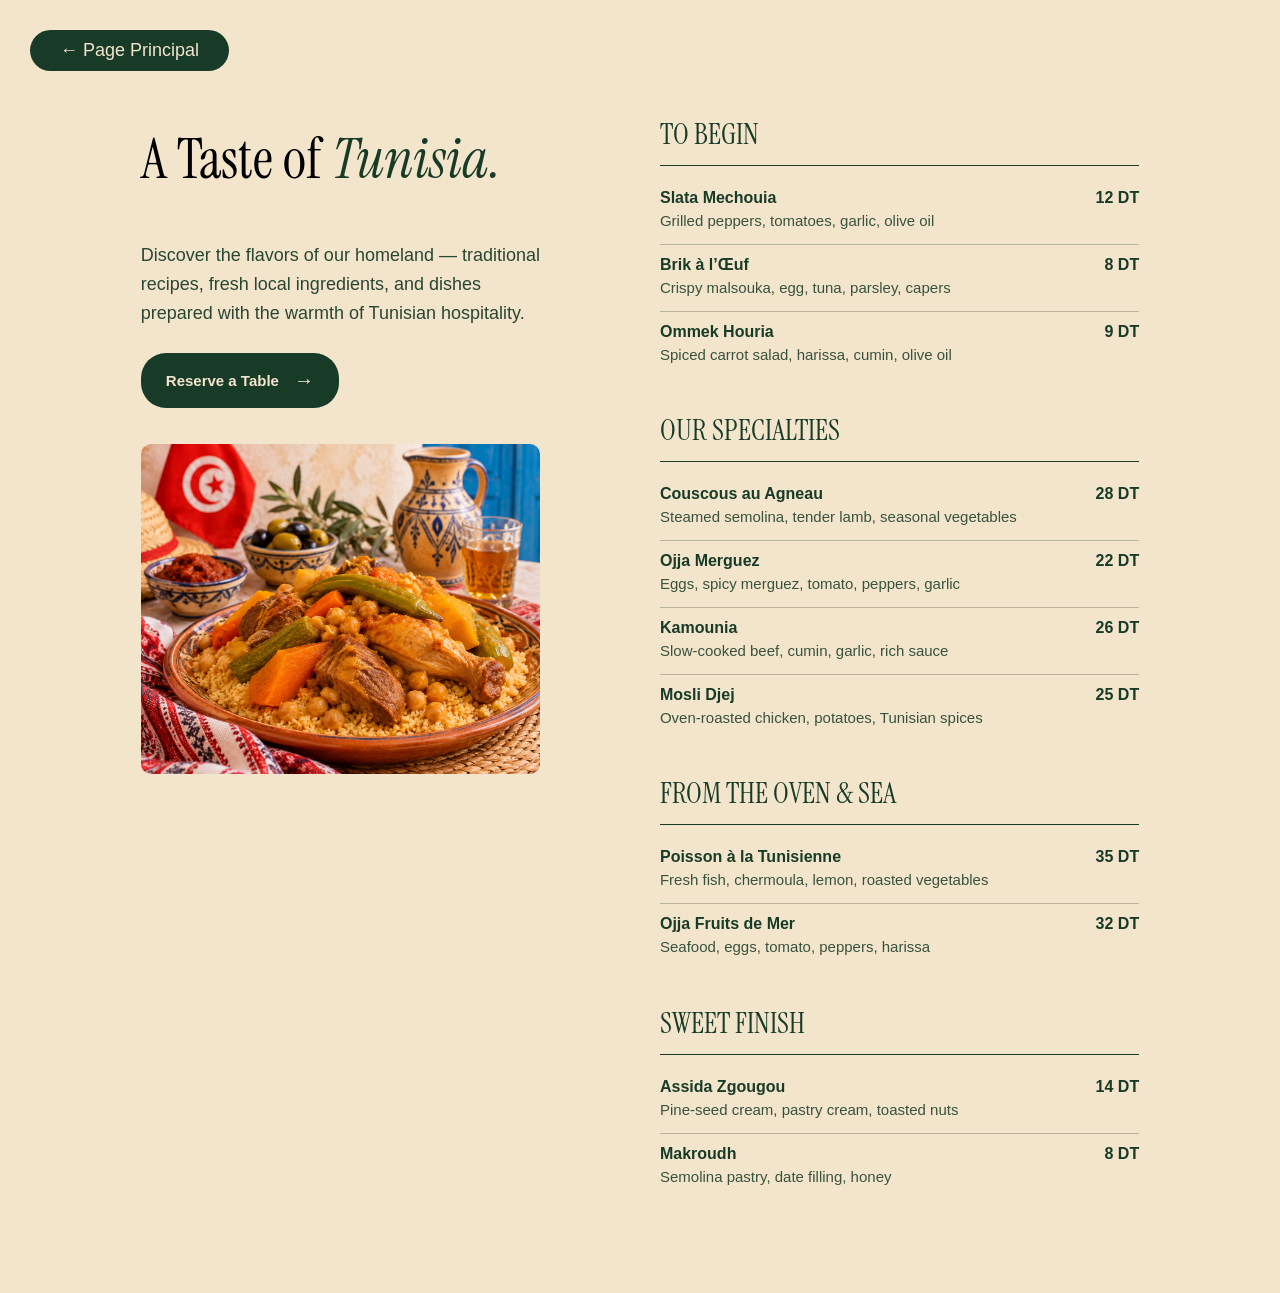
<file: menu.html>
<!DOCTYPE html>
<html lang="en">
<head>
  <meta charset="UTF-8">
  <meta name="viewport" content="width=device-width, initial-scale=1.0">
  <meta name="description" content="A taste of Tunisia — traditional Tunisian dishes made with fresh, local ingredients.">
  <title>Dar Tounsi — Traditional Tunisian Menu</title>
  <link rel="stylesheet" href="style.css">
</head>
<body>
  <header>
    <a href="index.html">← Page Principal</a>
  </header>
  <main class="menu-page">
    
    <section class="intro">
      
      <h1>A Taste of <em>Tunisia.</em></h1>
      <p class="intro-copy">
        Discover the flavors of our homeland — traditional recipes, fresh local
        ingredients, and dishes prepared with the warmth of Tunisian hospitality.
      </p>
      <a class="reserve-button" href="resrve.html">Reserve a Table <span aria-hidden="true">→</span></a>

      <figure class="food-photo">
        <img
          src="Table.png"
          alt="A colorful traditional North African meal served at a restaurant"
        >
      </figure>
      
    </section>

    <section class="menu-list" aria-label="Restaurant menu">
      <div class="menu-category">
        <h2>TO BEGIN</h2>
        <article class="dish">
          <div><h3>Slata Mechouia</h3><p>Grilled peppers, tomatoes, garlic, olive oil</p></div>
          <strong>12 DT</strong>
        </article>
        <article class="dish">
          <div><h3>Brik à l’Œuf</h3><p>Crispy malsouka, egg, tuna, parsley, capers</p></div>
          <strong>8 DT</strong>
        </article>
        <article class="dish">
          <div><h3>Ommek Houria</h3><p>Spiced carrot salad, harissa, cumin, olive oil</p></div>
          <strong>9 DT</strong>
        </article>
      </div>

      <div class="menu-category">
        <h2>OUR SPECIALTIES</h2>
        <article class="dish">
          <div><h3>Couscous au Agneau</h3><p>Steamed semolina, tender lamb, seasonal vegetables</p></div>
          <strong>28 DT</strong>
        </article>
        <article class="dish">
          <div><h3>Ojja Merguez</h3><p>Eggs, spicy merguez, tomato, peppers, garlic</p></div>
          <strong>22 DT</strong>
        </article>
        <article class="dish">
          <div><h3>Kamounia</h3><p>Slow-cooked beef, cumin, garlic, rich sauce</p></div>
          <strong>26 DT</strong>
        </article>
        <article class="dish">
          <div><h3>Mosli Djej</h3><p>Oven-roasted chicken, potatoes, Tunisian spices</p></div>
          <strong>25 DT</strong>
        </article>
      </div>

      <div class="menu-category">
        <h2>FROM THE OVEN & SEA</h2>
        <article class="dish">
          <div><h3>Poisson à la Tunisienne</h3><p>Fresh fish, chermoula, lemon, roasted vegetables</p></div>
          <strong>35 DT</strong>
        </article>
        <article class="dish">
          <div><h3>Ojja Fruits de Mer</h3><p>Seafood, eggs, tomato, peppers, harissa</p></div>
          <strong>32 DT</strong>
        </article>
      </div>

      <div class="menu-category">
        <h2>SWEET FINISH</h2>
        <article class="dish">
          <div><h3>Assida Zgougou</h3><p>Pine-seed cream, pastry cream, toasted nuts</p></div>
          <strong>14 DT</strong>
        </article>
        <article class="dish">
          <div><h3>Makroudh</h3><p>Semolina pastry, date filling, honey</p></div>
          <strong>8 DT</strong>
        </article>
      </div>
    </section>
  </main>


</body>
</html>
</file>
<file: style.css>
@import url('https://fonts.googleapis.com/css2?family=Instrument+Serif:ital@0;1&display=swap');

:root {
    --cream: #F3E5CC;
    --green: #183B28;
    --green-soft: #49634D;
    --line: rgba(24, 59, 40, 0.28);
}

* {
    box-sizing: border-box;
}

body {
    margin: 0;
    background-color: #F3E5CC;
    color: #183B28;
    font-family: 'Trebuchet MS', 'Lucida Sans Unicode', 'Lucida Grande', 'Lucida Sans', Arial, sans-serif;
}

/* Header button - same style as the other Zitouna pages */
header {
    display: flex;
    width: 100%;
    height: 100px;
    padding-left: 30px;
    align-items: center;
}

header a {
    text-decoration: none;
    font-size: large;
    color: #F3E5CC;
    background-color: #183B28;
    font-family: 'Trebuchet MS', 'Lucida Sans Unicode', 'Lucida Grande', 'Lucida Sans', Arial, sans-serif;
    padding: 10px 30px;
    border-radius: 25px;
}

header a:hover {
    background-color: #0f2418;
}

/* Desktop layout, matching the fixed side-by-side layout in the other pages */
.menu-page {
    display: flex;
    width: 100%;
    padding: 15px 11% 60px;
    gap: 12%;
    align-items: flex-start;
}

.intro {
    width: 40%;
    padding-top: 8px;
}

.menu-list {
    width: 48%;
    padding-top: 0;
}

h1 {
    margin-top: 0;
    font-size: 56px;
    font-family: 'Instrument Serif', Georgia, serif;
    font-weight: normal;
    color: #000000;
}

em {
    color: #183B28;
}

.intro-copy {
    width: 100%;
    margin: 20px 0 25px;
    color: #294633;
    font-size: large;
    line-height: 1.6;
}

.reserve-button {
    display: inline-flex;
    align-items: center;
    gap: 15px;
    padding: 16px 25px;
    border-radius: 25px;
    background-color: #183B28;
    color: #F3E5CC;
    text-decoration: none;
    font-size: 15px;
    font-weight: bold;
}

.reserve-button:hover {
    background-color: #0f2418;
}

.reserve-button span {
    font-size: 20px;
}

.food-photo {
    width: 100%;
    height: 330px;
    margin: 36px 0 0;
    overflow: hidden;
    border-radius: 10px;
}

.food-photo img {
    width: 100%;
    height: 100%;
    object-fit: cover;
}

.photo-caption {
    margin-top: 10px;
    color: #49634D;
    font-family: 'Instrument Serif', Georgia, serif;
    font-size: 16px;
    font-style: italic;
}

.menu-category {
    margin-bottom: 34px;
}

.menu-category h2 {
    margin: 0 0 12px;
    padding-bottom: 12px;
    border-bottom: 1.5px solid #183B28;
    color: #183B28;
    font-family: 'Instrument Serif', Georgia, serif;
    font-size: 29px;
    font-weight: normal;
}

.dish {
    display: flex;
    justify-content: space-between;
    gap: 18px;
    padding: 11px 0 12px;
    border-bottom: 1px solid rgba(24, 59, 40, 0.28);
}

.dish:last-child {
    border-bottom: none;
}

.dish h3 {
    margin: 0 0 3px;
    color: #183B28;
    font-size: 16px;
    font-weight: bold;
}

.dish p {
    margin: 0;
    color: #38523D;
    font-size: 15px;
    line-height: 1.45;
}

.dish strong {
    flex-shrink: 0;
    color: #183B28;
    font-size: 16px;
    font-weight: bold;
    white-space: nowrap;
}

.site-footer {
    padding: 24px 7% 30px;
    border-top: 1px solid rgba(24, 59, 40, 0.28);
    text-align: center;
    color: #183B28;
}

.site-footer span {
    font-family: 'Instrument Serif', Georgia, serif;
    font-size: 23px;
}

.site-footer p {
    margin: 6px 0 0;
    font-size: 13px;
}
</file>
